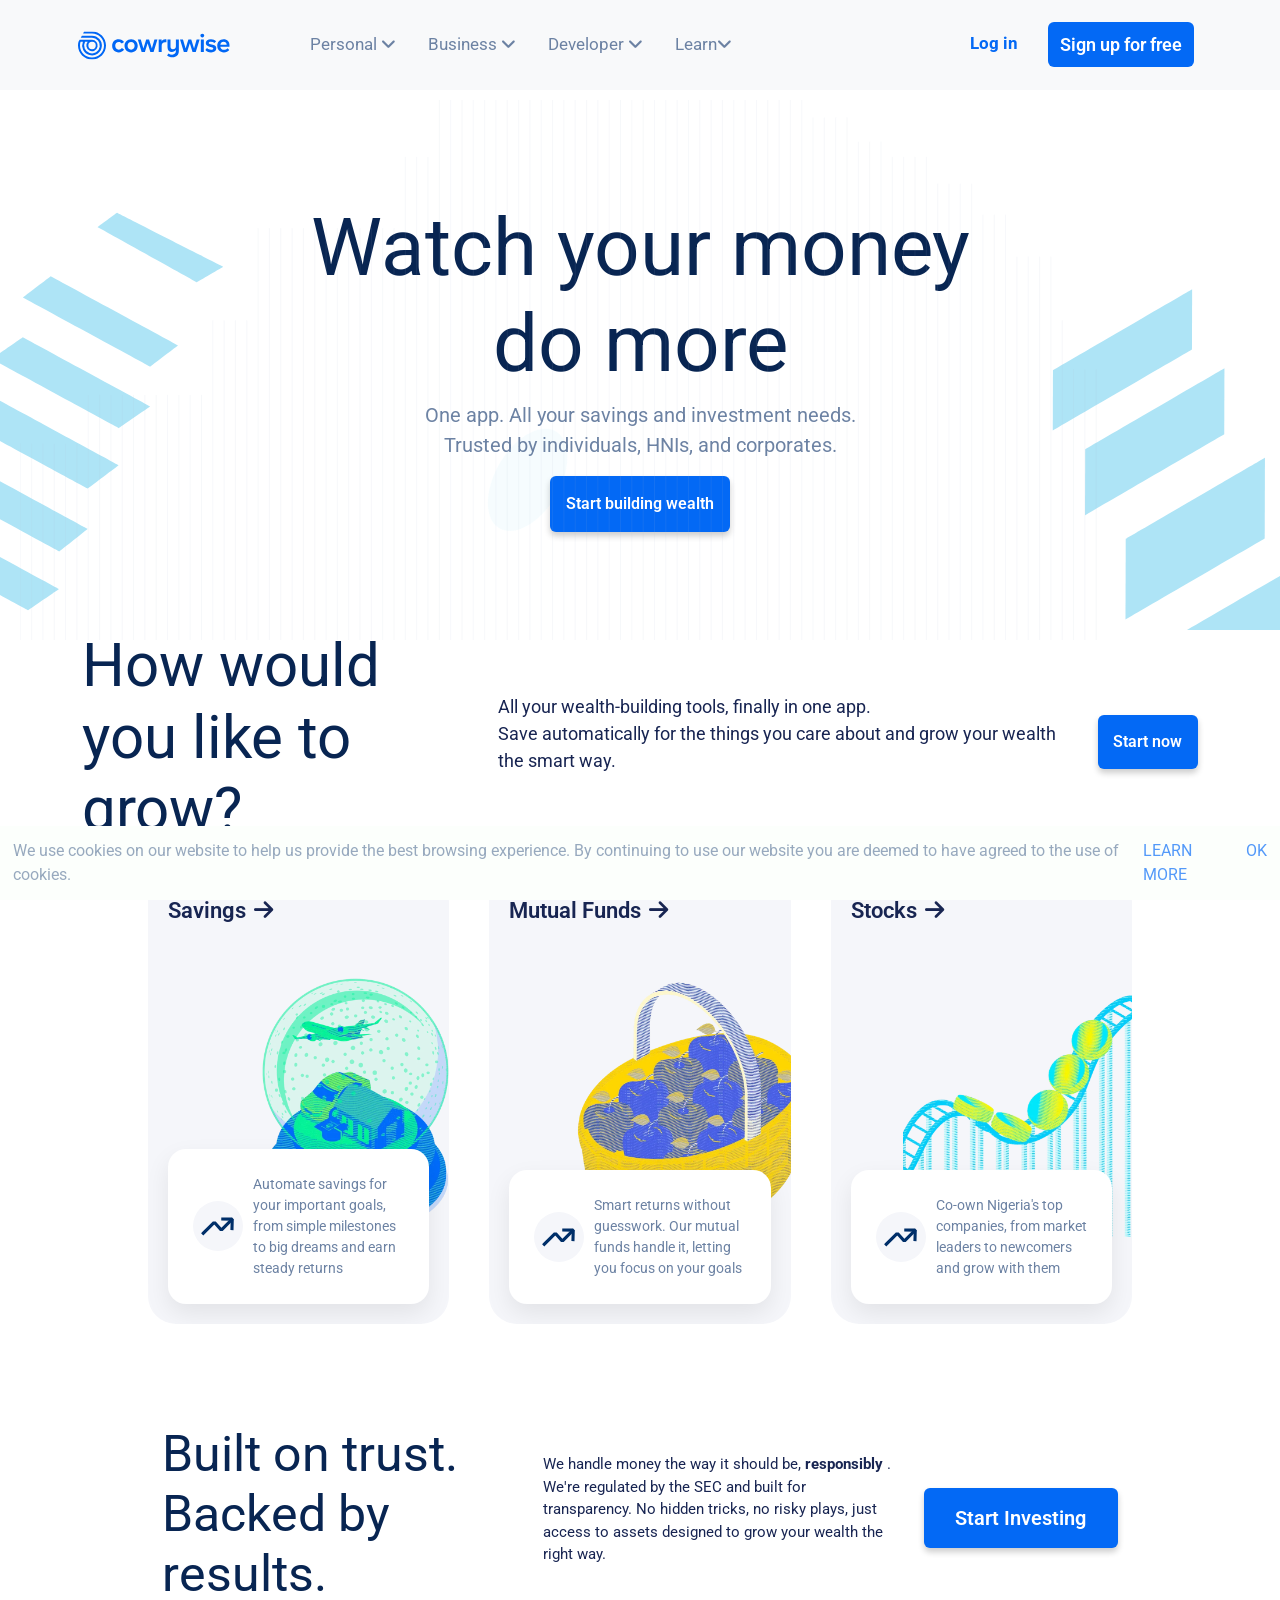
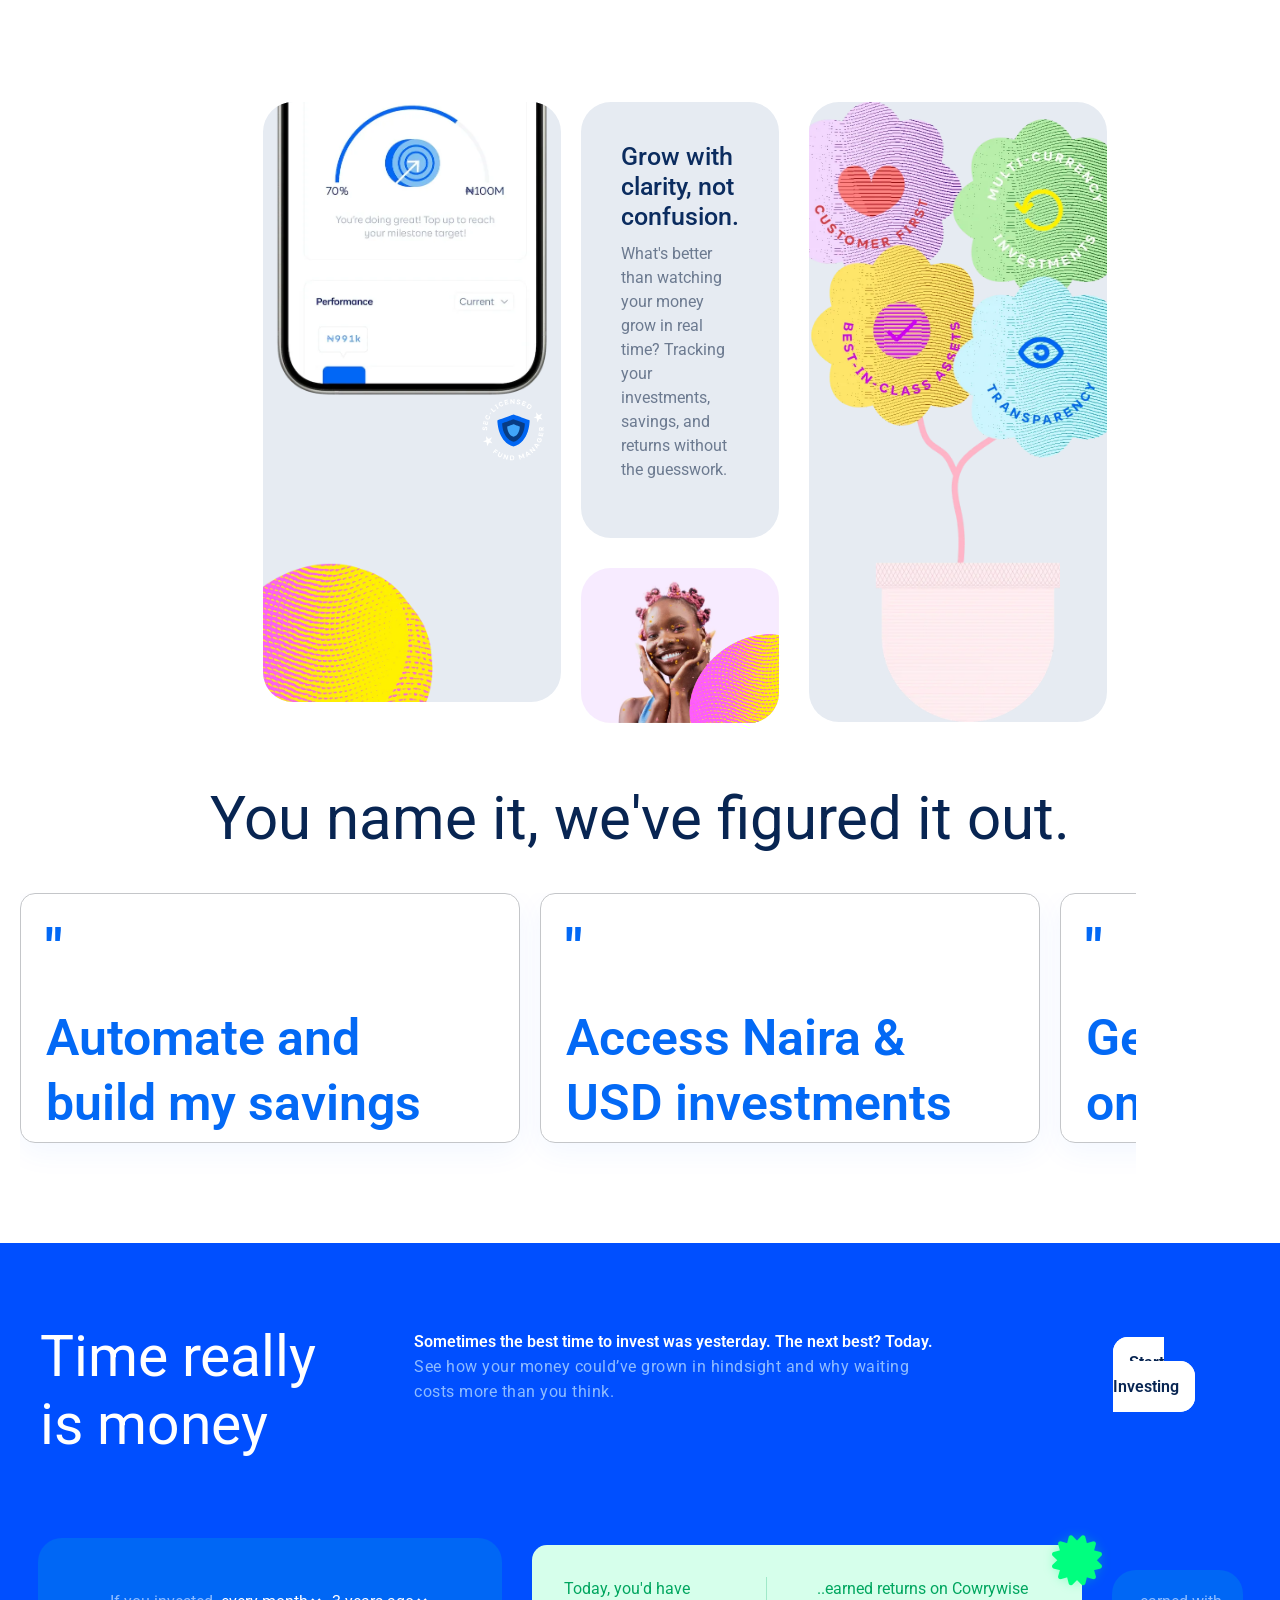
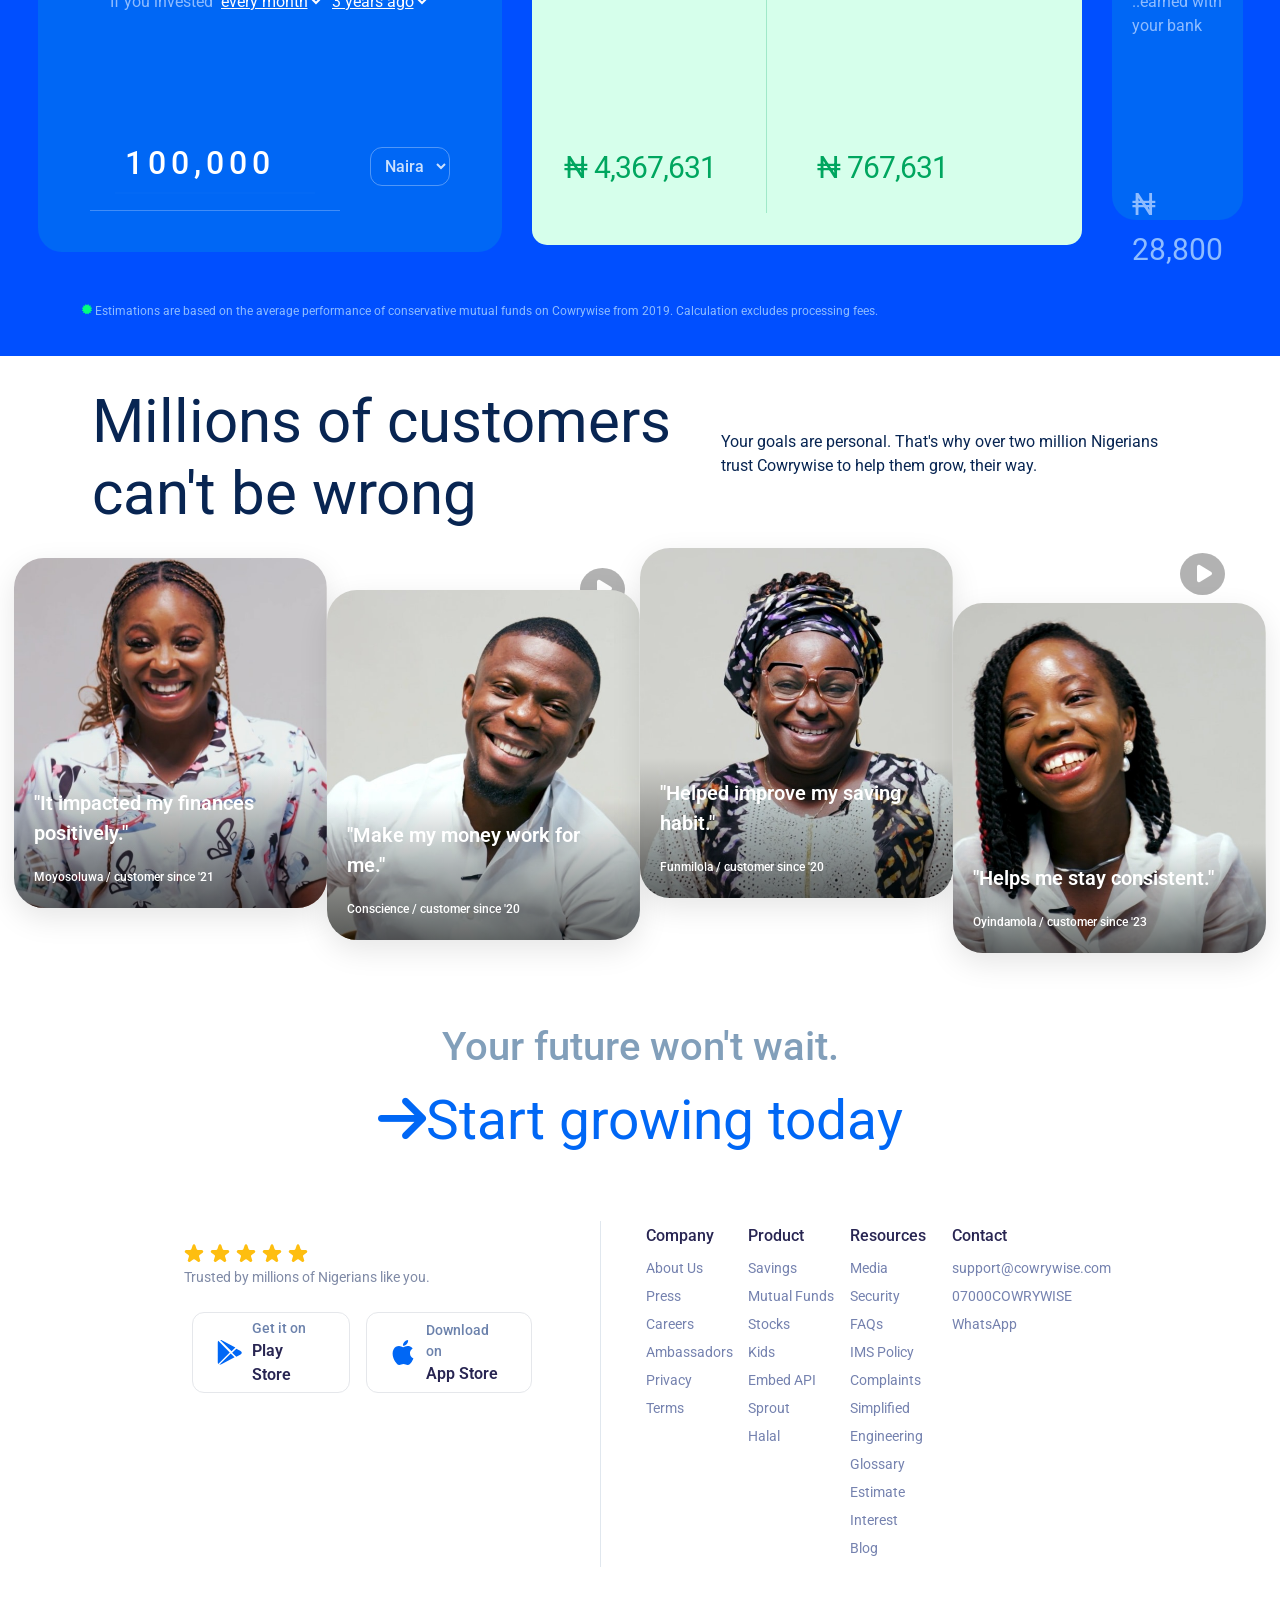
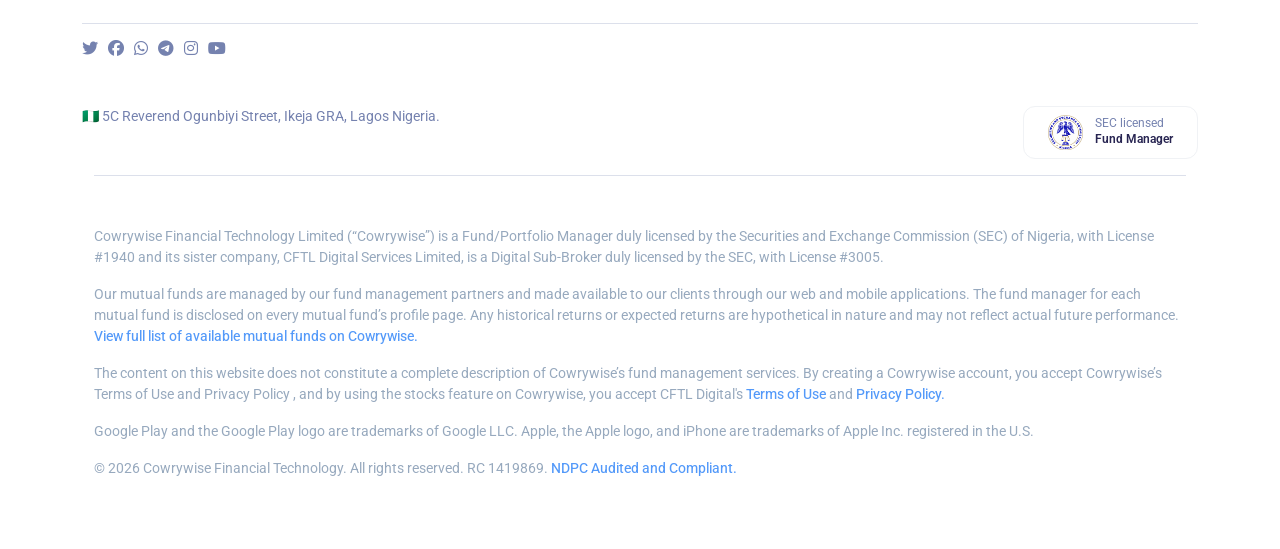
<file: index.html>
<!DOCTYPE html>
<html lang="en">

<head>
    <meta charset="UTF-8">
    <meta name="viewport" content="width=device-width, initial-scale=1.0">
    <title>Plan, Save and Invest Online | Get high returns | Cowrywise</title>
    <link rel="shortcut icon" href="IMAGES/Logo.png" type="image/x-icon">
    <link href="https://fonts.googleapis.com/css2?family=Roboto:ital,wght@0,100..900;1,100..900&display=swap"
        rel="stylesheet">
    <link href="https://fonts.googleapis.com/css2?family=Quicksand:wght@300..700&display=swap" rel="stylesheet">
    <link rel="stylesheet" href="https://cdnjs.cloudflare.com/ajax/libs/font-awesome/6.5.0/css/all.min.css">
    <link href="https://cdn.jsdelivr.net/npm/bootstrap@5.3.8/dist/css/bootstrap.min.css" rel="stylesheet"
        integrity="sha384-sRIl4kxILFvY47J16cr9ZwB07vP4J8+LH7qKQnuqkuIAvNWLzeN8tE5YBujZqJLB" crossorigin="anonymous">
    <link rel="stylesheet" href="style.css">
</head>

<body>

    <nav class="navbar navbar-expand-lg bg-body-tertiary sticky-top">
        <div class="container gap-5 bg-light p-2">
            <a class="navbar-brand" href="#"><img src="IMAGES/original-logo.svg" alt=""></a>

            <button class="navbar-toggler shadow-none border-0" type="button" data-bs-toggle="collapse"
                data-bs-target="#navbarSupportedContent" aria-controls="navbarSupportedContent" aria-expanded="false"
                aria-label="Toggle navigation">
                <span class="navbar-toggler-icon"></span>
            </button>


            <div class="collapse navbar-collapse p-2" id="navbarSupportedContent">
                <ul class="navbar-nav me-auto mb-2 mb-lg-0 gap-3">
                    <li class="nav-item dropdown">
                        <a class="nav-link" href="#" role="button" data-bs-toggle="dropdown" aria-expanded="false">
                            Personal <i class="fa-solid fa-angle-down"></i>
                        </a>
                        <ul class="dropdown-menu" style="width: 600px;">
                            <div class="div" style="display: flex;">

                                <div>
                                    <li><a class="dropdown-item" href="#"><img src="IMAGES/navbar savings.svg" alt=""
                                                width="30px"> Savings</a>
                                        <p class="p-1">Save and earn amazing returns</p>
                                    </li>
                                    <li><a class="dropdown-item" href="#"><img src="IMAGES/mutual funds.svg" alt=""
                                                width="30px"> Mutual Funds</a>
                                        <p class="p-1">Grow your wealth without chasing charts</p>
                                    </li>
                                    <li><a class="dropdown-item" href="#"><img src="IMAGES/stocks.svg" alt=""
                                                width="30px">
                                            Stocks <button class="button-btn">New!</button></a>
                                        <p class="p-1">Own a slice of Nigeria's top companies</p>
                                    </li>

                                </div>
                                <div class="vr"></div>

                                <div>
                                    <li><a class="dropdown-item" href="#">Growth Tools</a>
                                        <p class="p">Estimate your interest</p>
                                        <p class="p">Know your risk appetite</p>
                                        <p class="p">Plan your child's education</p>
                                    </li>
                                </div>
                            </div>
                        </ul>
                    </li>
                    <li class="nav-item dropdown">
                        <a class="nav-link" href="#" role="button" data-bs-toggle="dropdown" aria-expanded="false">
                            Business <i class="fa-solid fa-angle-down"></i>
                        </a>
                        <ul class="dropdown-menu">
                            <li><a class="dropdown-item" href="#"><img src="IMAGES/sprout.svg" alt=""
                                        width="30px">Sprout</a>
                                <p class="p-1">Put your business idle cash to work</p>
                            </li>

                        </ul>
                    </li>
                    <li class="nav-item dropdown">
                        <a class="nav-link" href="#" role="button" data-bs-toggle="dropdown" aria-expanded="false">
                            Developer <i class="fa-solid fa-angle-down"></i>
                        </a>
                        <ul class="dropdown-menu" style="width: 600px;">
                            <div class="div" style="display: flex;">

                                <div>
                                    <li><a class="dropdown-item" href="#"><img src="IMAGES/embed.svg" alt=""
                                                width="30px">
                                            Embed</a>
                                        <p class="p-1">Offer investment services in your app</p>
                                    </li>
                                    <li><a class="dropdown-item" href="#"><img src="IMAGES/docs.svg" alt=""
                                                width="30px">
                                            Docs</a>
                                        <p class="p-1">Read how to integrate the Embed API</p>
                                    </li>
                                    <li>
                                </div>
                                <div class="vr"></div>
                    </li>
                    <div>
                        <li><a class="dropdown-item" href="#">Connect</a>
                            <p class="p">Join Embed on Slack</p>
                        </li>
                    </div>
            </div>
            </ul>
            </li>
            <li class="nav-item dropdown">
                <a class="nav-link" href="#" role="button" data-bs-toggle="dropdown" aria-expanded="false">
                    Learn<i class="fa-solid fa-angle-down"></i>
                </a>
                <ul class="dropdown-menu">
                    <li><a class="dropdown-item" href="#"><img src="IMAGES/glossary.svg" alt="" width="30px">
                            Glossary</a>
                        <p class="p-1">Learn from a curation of simple money terms</p>
                    </li>
                    <li><a class="dropdown-item" href="#"><img src="IMAGES/blog.svg" alt="" width="30px">
                            Blog</a>
                        <p class="p-1">Announcements, articles and stories</p>
                    </li>
                    <li><a class="dropdown-item" href="#"><img src="IMAGES/help center.svg" alt="" width="30px">
                            Help Center</a>
                        <p class="p-1">Everything you need to use Cowrywise</p>
                    </li>
                    <li>

                    </li>

                </ul>
            </li>
            </ul>
            <form class="d-flex" role="search">
                <div class="log-in-a"><a href="login.html">Log in</a></div>
                <div class="create"><a href="createaccount.html">Sign up for free</a></div>
            </form>
        </div>
    </nav>



    <section class="section-1">
        <div class="hero-section">
            <h1>Watch your money <br> do more</h1>
            <p>One app. All your savings and investment needs. <span>Trusted by individuals, HNIs, and
                    corporates.</span></p>
            <a href="#">Start building wealth</a>
        </div>
        <img src="IMAGES/bg-lines.svg" alt="">
    </section>

    <section class="section-2">
        <div class="container">
            <div class="grow">
                <h2>How would you like to grow?</h2>
                <p>All your wealth-building tools, finally in one app. <br> Save automatically for the things you care
                    about
                    and
                    grow your wealth the smart way.</p>
                <a href="#">Start now</a>
            </div>
        </div>

        <div class="cardcovers">
            <div class="cards">
                <div class="header">
                    <span>Savings</span>
                    <span class="arrow"><i class="fa-solid fa-arrow-right"></i></span>
                </div>
                <div class="visual-1">
                    <div class="circle"></div>
                    <img src="IMAGES/house-ball.webp" alt="Illustration">
                </div>
                <div class="floating">
                    <img src="./IMAGES/angle-up-animation.svg" alt="" srcset="">
                    Automate savings for your important goals, from simple milestones to big dreams and earn steady
                    returns
                </div>
            </div>

            <div class="cards">
                <div class="header">
                    <span>Mutual Funds</span>
                    <span class="arrow"><i class="fa-solid fa-arrow-right"></i></span>
                </div>
                <div class="visual-1">
                    <div class="circle"></div>
                    <img src="IMAGES/basket.webp" alt="Illustration">
                </div>
                <div class="floating">
                    <img src="./IMAGES/angle-up-animation.svg" alt="" srcset="">
                    Smart returns without guesswork. Our mutual funds handle it, letting you focus on your goals
                </div>
            </div>

            <div class="cards">
                <div class="header">
                    <span>Stocks</span>
                    <span class="arrow"><i class="fa-solid fa-arrow-right"></i></span>
                </div>
                <div class="visual-1">
                    <div class="circle"></div>
                    <img src="IMAGES/roller.webp" alt="Illustration">
                </div>
                <div class="floating">
                    <img src="./IMAGES/angle-up-animation.svg" alt="" srcset="">
                    Co-own Nigeria's top companies, from market leaders to newcomers and grow with them
                </div>
            </div>
        </div>
    </section>

    <div class="container">

        <section class="section-3">
            <div class="sub-section-3">
                <h2>Built on trust.
                    Backed by results.</h2>
                <p>We handle money the way it should be, <strong>responsibly</strong> . We're regulated by the SEC and
                    built for
                    transparency. No hidden tricks, no risky plays, just access to assets designed to grow your wealth
                    the right way.</p>
                <a href="#">Start Investing</a>
            </div>
        </section>


        <section class="section-4">
            <div class="section-4-container">
                <div class="section-4-layout">
                    <div class="cover-card section-4-left">
                        <div class="phone-wrapper">
                            <img src="IMAGES/Phone.webp" alt="phone-image" class="phone-img">
                            <img src="IMAGES/badgeshield.svg" alt="floating badge" class="floating-badge">
                        </div>
                        <img src="IMAGES/yellow coin.webp" alt="coin" class="left-rotate">
                    </div>

                    <div class="primary-middle">
                        <div class="cover-card primary top">
                            <div class="text">
                                <h2>Grow with clarity,
                                    not confusion.</h2>
                                <p>What's better than watching your money grow in real time? Tracking your investments,
                                    savings, and returns without the guesswork.</p>
                            </div>
                        </div>

                        <div class="cover-card primary bottom">
                            <img src="IMAGES/girl.webp" alt="primary-image" class="primary-img">
                            <img src="IMAGES/yellow coin.webp" alt="coin" class="round">
                        </div>
                    </div>

                    <div class="cover-card right">
                        <img src="IMAGES/flower.webp" alt="flower" class="primary-img">
                    </div>
                </div>
            </div>
        </section>
    </div>


    <section class="section-5">
        <h2 class="section-5-h3">You name it, we've figured it out.</h2>
        <div class="section-5-slide">
            <div class="slider-track">
                <div class="card">
                    <span class="quote">"</span>
                    <h3>Automate and <br>build my savings</h3>
                </div>

                <div class="card">
                    <span class="quote">"</span>
                    <h3>Access Naira &<br>USD investments</h3>
                </div>

                <div class="card">
                    <span class="quote">"</span>
                    <h3>Get better returns <br>on my money</h3>
                </div>

                <div class="card">
                    <span class="quote">"</span>
                    <h3>Invest my <br>business cash</h3>
                </div>

                <div class="card">
                    <span class="quote">"</span>
                    <h3>Automate and <br>build my savings</h3>
                </div>

                <div class="card">
                    <span class="quote">"</span>
                    <h3>Access Naira & <br>USD investments</h3>
                </div>

                <div class="card">
                    <span class="quote">"</span>
                    <h3>Invest in mutual <br>funds easily</h3>
                </div>

                <div class="card">
                    <span class="quote">"</span>
                    <h3>Invest in stocks</h3>
                </div>

                <div class="card">
                    <span class="quote">"</span>
                    <h3>Automate <br>and build my savings</h3>
                </div>
            </div>
        </div>
    </section>

    <section class="section-6">
        <div class="sub-section-6">
            <h2>Time really is money</h2>

            <div class="time">
                <strong>Sometimes the best time to invest was yesterday. The next best? Today.</strong>
                <p>See how your money could’ve grown in hindsight and why waiting costs more than you think.</p>
            </div>

            <div class="time-1">
                <a href="#">Start Investing</a></a>
            </div>
        </div>

        <div class="section-6-cover">
            <div class="branch">
                <div class="branch-1">
                    <span>
                        If you invested
                        <select>
                            <option value="">every month</option>
                        </select>

                        <select>
                            <option value="">3 years ago</option>
                        </select>
                    </span><br><br><br><br><br><br>

                    <div class="background-1">
                        <div class="branch-2">
                            <input type="text" placeholder="100,000">
                            <hr style="color: white;">
                        </div>

                        <div class="background-2">
                            <select>
                                <option value="">Naira</option>
                            </select>
                        </div>
                    </div>
                </div>
            </div>


            <div class="today">
                <div class="today-cover">
                    <div class="starburst"><i class="fa-solid fa-certificate"></i></div>
                    <div>
                        <p>Today, you'd have
                            <br><br><br><br><br><br><br>
                            <span class="currency">₦</span>
                            <span class="number"> 4,367,631</span>
                        </p>
                    </div>

                    <div class="vr" style="color: #00a65f;"></div>

                    <div>
                        <p>..earned returns on Cowrywise
                            <br><br><br><br><br><br><br>
                            <span class="currency">₦</span>
                            <span class="number"> 767,631</span>
                        </p>
                    </div>
                </div>
            </div>


            <div class="earned">
                <span>..earned with your bank</span><br><br><br><br><br><br><br>
                <p>₦ 28,800</p>
            </div>
        </div>
        <div class="container" style="display: flex; gap: 3px;">
            <div class="star"><i class="fa-solid fa-certificate"></i></div>
            <div class="section-6-p">
                <p>Estimations are based on the average performance of conservative mutual funds on
                    Cowrywise from 2019. Calculation excludes processing fees.</p>
            </div>
        </div>
    </section>


    <section class="section-7">
        <div class="container">
            <div class="section-7-video">
                <h2>Millions of customers can't be wrong</h2>
                <div class="video-1">
                    <p>Your goals are personal. That's why over two million Nigerians trust Cowrywise to help them grow,
                        their way.</p>
                </div>
            </div>
        </div>

        <div class="testimoy-section">
            <div class="testimony-1">
                <div class="sub-testimony" style="margin-bottom: 65px;">
                    <img src="IMAGES/woman-2.jpg" alt="">
                    <div class="overlay">
                        <p>"It impacted my finances positively."</p>
                        <span>Moyosoluwa / customer since '21</span>
                    </div>
                </div>

                <i class="fa-solid fa-play"></i>

                <div class="sub-testimony">
                    <img src="IMAGES/man-1.jpg" alt="">
                    <div class="overlay">
                        <p>"Make my money work for me."</p>
                        <span>Conscience / customer since '20</span>
                    </div>
                </div>

                <i class="fa-solid fa-play" id="first-play"></i>

                <div class="sub-testimony" style="margin-bottom: 85px;">
                    <img src="IMAGES/m-woman.jpg" alt="">
                    <div class="overlay">
                        <p>"Helped improve my saving habit."</p>
                        <span>Funmilola / customer since '20 </span>
                    </div>
                </div>

                <i class="fa-solid fa-play" id="second-play"></i>

                <div class="sub-testimony" style="margin-top: 25px;">
                    <img src="IMAGES/woman-1.jpg" alt="">
                    <div class="overlay">
                        <p>"Helps me stay consistent."</p>
                        <span>Oyindamola / customer since '23</span>
                    </div>
                </div>

                <i class="fa-solid fa-play" id="third-play"></i>
            </div>
        </div>
    </section>

    <section class="section-8">
        <div class="section-8-cover">
            <div class="sub-section-8">
                <h3>Your future won't wait.</h3>
                <a href=""><i class="fa-solid fa-arrow-right"></i>Start growing today</a>
            </div>
        </div>

        <div class="section-8-contact">
            <div class="sub-section-8-contact">
                <div class="contact-1">
                    <img src="IMAGES/star.svg" alt="">
                    <p>Trusted by millions of Nigerians like you.</p>

                    <div class="store-container">
                        <a href="#" class="store-button">
                            <div class="icon">
                                <img src="IMAGES/playstore.svg" alt="Play Store">
                            </div>
                            <div class="text-container">
                                <span class="subtext">Get it on</span>
                                <span class="brand">Play Store</span>
                            </div>
                        </a>

                        <a href="#" class="store-button">
                            <div class="icon">
                                <img src="IMAGES/iphone.svg" alt="App Store">
                            </div>
                            <div class="text-container">
                                <span class="subtext">Download on</span>
                                <span class="brand">App Store</span>
                            </div>
                        </a>
                    </div>
                </div>

                <div class="vr"></div>

                <div class="contact-3">
                    <div class="contact-4">
                        <h6>Company</h6>
                        <a href=""> About Us</a>
                        <a href="">Press</a>
                        <a href="">Careers</a>
                        <a href="">Ambassadors</a>
                        <a href="">Privacy</a>
                        <a href="">Terms</a>
                    </div>


                    <div class="contact-4">
                        <h6>Product</h6>
                        <a href=""> Savings</a>
                        <a href="">Mutual Funds</a>
                        <a href="">Stocks</a>
                        <a href="">Kids</a>
                        <a href="">Embed API</a>
                        <a href="">Sprout</a>
                        <a href="">Halal</a>
                    </div>


                    <div class="contact-4">
                        <h6>Resources</h6>
                        <a href="">Media</a>
                        <a href="">Security</a>
                        <a href="">FAQs</a>
                        <a href="">IMS Policy</a>
                        <a href="">Complaints</a>
                        <a href="">Simplified</a>
                        <a href="">Engineering</a>
                        <a href="">Glossary</a>
                        <a href="">Estimate Interest</a>
                        <a href="">Blog</a>
                    </div>




                    <div class="contact-4">
                        <h6>Contact</h6>
                        <a href="">support@cowrywise.com</a>
                        <a href="">07000COWRYWISE</a>
                        <a href="">WhatsApp</a>
                    </div>
                </div>
            </div>
        </div>
    </section>

    <div class="container">
        <hr style="color: #7582af;">


        <section class="section-9">
            <div class="footer">
                <div class="socials">
                    <i class="fa-brands fa-twitter"></i>
                    <i class="fa-brands fa-facebook"></i>
                    <i class="fa-brands fa-whatsapp"></i>
                    <i class="fa-brands fa-telegram"></i>
                    <i class="fa-brands fa-instagram"></i>
                    <i class="fa-brands fa-youtube"></i>
                </div>

                <div class="sub-footer-1">
                    <p>🇳🇬 5C Reverend Ogunbiyi Street, Ikeja GRA, Lagos Nigeria.</p>
                    <div class="badge-container">
                        <div class="badge-icon">
                            <img src="IMAGES/security.png" alt="SEC Logo">
                        </div>
                        <div class="badge-text">
                            <p class="status" style="color: #7582af; font-size: 12px; font-weight: 400; margin: 0;">SEC
                                licensed</p>
                            <p class="title" style="color: #282552; font-size: 12px; font-weight: 600; margin: 0;">Fund
                                Manager</p>
                        </div>
                    </div>
                </div>
            </div>

            <div class="container">
                <hr style="color: #7582af;">


                <div class="footer-1">
                    <p>Cowrywise Financial Technology Limited (“Cowrywise”) is a Fund/Portfolio Manager duly licensed by
                        the
                        Securities and Exchange Commission (SEC) of Nigeria, with License #1940 and its sister company,
                        CFTL
                        Digital Services Limited, is a Digital Sub-Broker duly licensed by the SEC, with License #3005.
                    </p>

                    <p>Our mutual funds are managed by our fund management partners and made available to our clients
                        through our web and mobile applications. The fund manager for each mutual fund is disclosed on
                        every
                        mutual fund’s profile page. Any historical returns or expected returns are hypothetical in
                        nature
                        and may not reflect actual future performance. <a href="#">View full list of available mutual
                            funds
                            on Cowrywise.</a></p>

                    <p>The content on this website does not constitute a complete description of Cowrywise’s fund
                        management
                        services. By creating a Cowrywise account, you accept Cowrywise’s Terms of Use and Privacy
                        Policy ,
                        and by using the stocks feature on Cowrywise, you accept CFTL Digital's <a href="#">Terms of
                            Use</a>
                        and <a href="#">Privacy Policy.</a></p>

                    <p>Google Play and the Google Play logo are trademarks of Google LLC. Apple, the Apple logo, and
                        iPhone
                        are trademarks of Apple Inc. registered in the U.S.</p>

                    <p>© 2026 Cowrywise Financial Technology. All rights reserved. RC 1419869. <a href="#">NDPC Audited
                            and
                            Compliant.</a></p>
                </div>
            </div>

            <div class="last-footer">
                <span>We use cookies on our website to help us provide the best browsing experience. By continuing to
                    use
                    our website you are deemed to have agreed to the use of cookies.</span>

                <div class="learn">
                    <a href="#">LEARN MORE</a><span><a href="#">OK</a></span>
                </div>

            </div>
        </section>
        <script src="https://cdn.jsdelivr.net/npm/bootstrap@5.3.8/dist/js/bootstrap.bundle.min.js"
            integrity="sha384-FKyoEForCGlyvwx9Hj09JcYn3nv7wiPVlz7YYwJrWVcXK/BmnVDxM+D2scQbITxI"
            crossorigin="anonymous"></script>

</body>

</html>
</file>
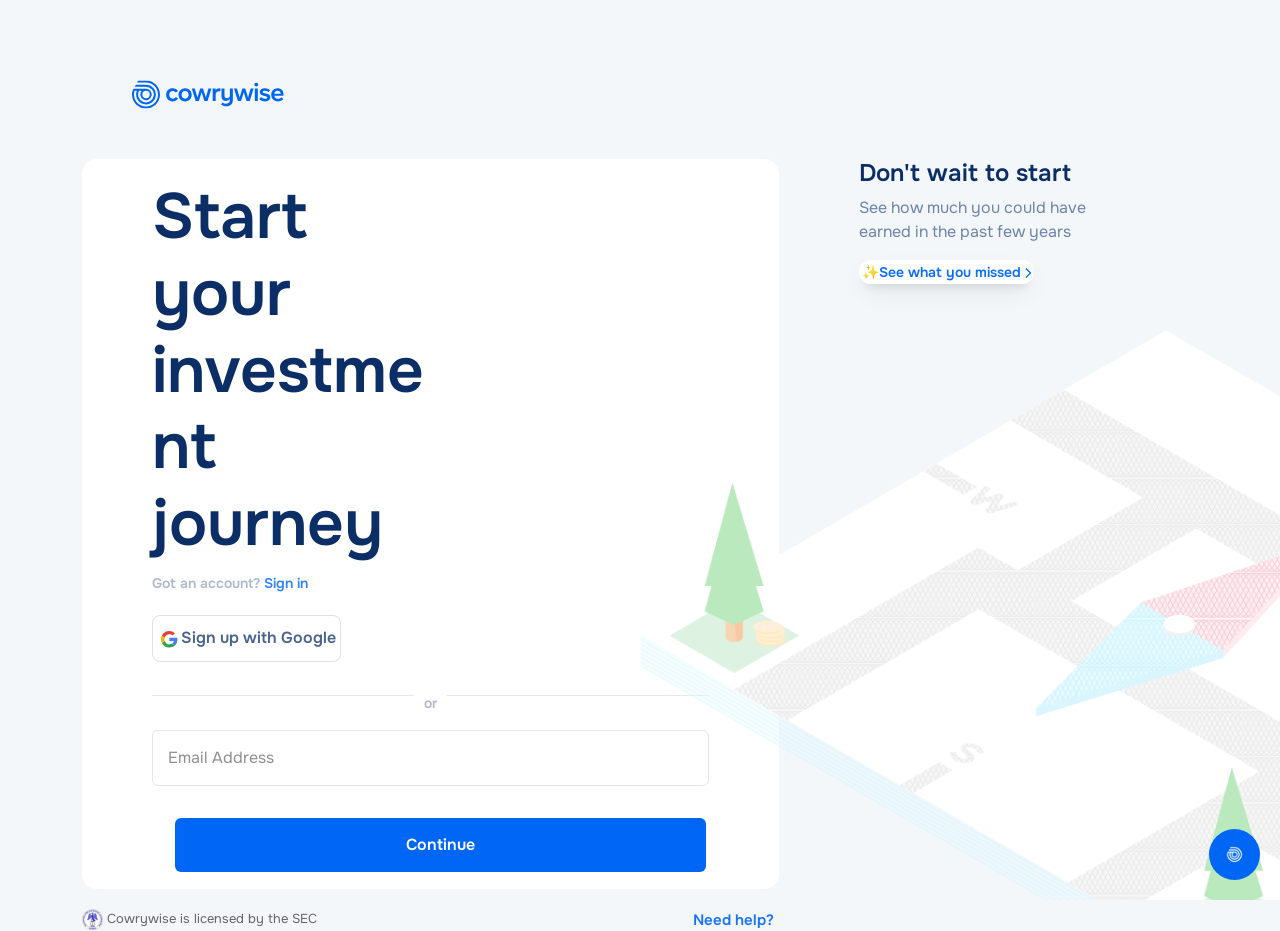
<file: createaccount.html>
<!DOCTYPE html>
<html lang="en">

<head>
    <meta charset="UTF-8">
    <meta name="viewport" content="width=device-width, initial-scale=1.0">
    <title>Sign Up | Cowrywise</title>
    <link rel="shortcut icon" href="IMAGES/Logo.png" type="image/x-icon">
    <link href="https://fonts.googleapis.com/css2?family=Onest:wght@100..900&display=swap" rel="stylesheet">
    <link rel="stylesheet" href="https://cdnjs.cloudflare.com/ajax/libs/font-awesome/6.5.0/css/all.min.css">
    <link href="https://cdn.jsdelivr.net/npm/bootstrap@5.3.8/dist/css/bootstrap.min.css" rel="stylesheet"
        integrity="sha384-sRIl4kxILFvY47J16cr9ZwB07vP4J8+LH7qKQnuqkuIAvNWLzeN8tE5YBujZqJLB" crossorigin="anonymous">

    <style>
        * {
            margin: 0;
            padding: 0;
            box-sizing: border-box;
            font-family: "Onest", sans-serif;
        }

        body {
            background-color: #f4f7fa;
        }

        .image {
            padding: 50px;
            margin-top: 30px;
        }

        .container-1 {
            display: flex;
            gap: 10px;
            /* justify-content: center; */
        }

        .card {
            padding: 0px 70px;
            border-radius: 15px;
            border: none;
        }

        .cards-1 {
            justify-content: space-between;
            align-items: center;
        }

        .cards-2 {
            justify-content: space-between;
            align-items: center;
            padding: 0px 70px;
        }

        .cards-2 h5 {
            color: #0a2e65;
            font-size: 24px;
            font-weight: 600;
        }

        .cards-2 p {
            color: #6c84a8;
            font-size: 16px;
            font-weight: 400;
            width: 100%;
            ;
        }

        .cards-1 h3 {
            color: #0a2e65;
            font-size: 64px;
            font-weight: 600;
            margin-top: 20px;
            width: 50%;
        }

        .cards-1 span {
            color: #adbacd;
            font-size: 14px;
            font-weight: 600;
            margin-top: 15px;
        }

        .cards-1 span a {
            text-decoration: none;
            color: #0066f5;
            font-size: 14px;
            font-weight: 600;
            opacity: 0.8;
            margin-top: 10px;
        }

        .social button {
            background: white;
            border: 1px solid #e0e0e0;
            padding: 10px 4px;
            border-radius: 8px;
            cursor: pointer;
            display: flex;
            align-items: center;
            justify-content: center;
            color: #49648d;
            font-weight: 600;
            font-weight: 16px;
            margin-top: 20px;
        }


        .divider {
            display: flex;
            align-items: center;
            gap: 10px;
            justify-content: center;
            margin: 16px 0;
        }

        .divider hr {
            width: 50%;
            opacity: 0.1;
        }

        .input-type {
            margin-bottom: 15px;
        }

        .input-type input {
            width: 100%;
            padding: 15px;
            border: 1px solid #e0e0e0;
            border-radius: 6px;
            font-size: 16px;
            font-weight: 400;
            opacity: 0.8;
        }

        .btn {
            width: 100%;
        }

        .btn button {
            padding: 15px;
            width: 100%;
            background-color: #0066f5;
            border: none;
            border-radius: 6px;
            color: white;
            font-size: 16px;
            font-weight: 600;
            cursor: pointer;
            margin: 10px;
        }

        .footer-links {
            margin-top: 20px;
            display: flex;
            justify-content: space-between;
            color: #666;
            font-size: 13px;
            width: 62%;
        }

        .footer-links a {
            color: #0066f5;
            text-decoration: none;
            font-weight: 600;
            font-size: 15px;
            opacity: 0.9;
        }

        .cards-2 a {
            text-decoration: none;
            font-size: 14px;
            font-weight: 600;
            border-radius: 50px;
            padding: 3px;
            background-color: #ffffff;
            box-shadow: 0 10px 25px -5px rgba(0, 0, 0, 0.1),
                0 8px 10px -6px rgba(0, 0, 0, 0.1);
        }

        .bg-image {
            position: absolute;
            bottom: 0;
            right: 0;
            width: 50%;
            max-width: 770px;
            z-index: 1;
            pointer-events: none;
        }

        .img-logo img {
            border-radius: 50%;
            padding: 15px;
            background-color: #0066f5;
        }

        @media screen and (max-width: 768px) {
            .container-1 {
                flex-direction: column;
                gap: 20px;
            }

            .bg-image img {
                display: none;
            }

            .img-logo {
                display: none;
            }

            .cards-1 h3 {
                font-size: 20px;
                width: 100%;
            }

            .cards-2 h5 {
                font-size: 18px;
            }

            .input-type {
                width: 100%;
            }

            .cards-2 p {
                font-size: 14px;
                width: 100%;
            }

            .btn button {
                padding: 15px 60px;
                width: 100%;
            }

            .footer-links {
                align-items: center;
                justify-content: center;
                display: grid;
                width: 100%;
                margin-bottom: 20px;
                text-align: center;
            }
        }
    </style>
</head>

<body>

    <div class="container">
        <div class="image">
            <img src="IMAGES/original-logo.svg" alt="">
        </div>

        <div class="container-1">
            <div class="card">
                <div class="cards-1">
                    <div class="first-div">
                        <h3>Start your investment journey</h3>
                        <div>
                            <span>Got an account? <a href="login.html">Sign in</a></span>
                        </div>
                    </div>

                    <div class="second-div">
                        <div class="social">
                            <button><img src="IMAGES/google.svg" alt=""> Sign up with Google</button>
                        </div>

                        <div class="divider">
                            <hr>
                            <span>or</span>
                            <hr>
                        </div>
                        <div class="input-type">
                            <input type="email" placeholder="Email Address" required>
                        </div>

                        <div class="btn">
                            <button>Continue</button>
                        </div>
                    </div>

                </div>
            </div>

            <div class="cards-2">
                <div class="sub-cards-2">
                    <h5>Don't wait to start</h5>
                    <p>See how much you could have earned in the past few years</p>
                </div>
                <a href="#">✨See what you missed <img src="IMAGES/signup-arrow.svg" alt=""></a>
            </div>
        </div>
        <div class="footer-links">
            <span><img src="IMAGES/signup-sec.png" alt="" width="5%"> Cowrywise is licensed by the SEC</span>

            <div>
                <a href="#">Need help?</a>
            </div>
        </div>

        <div class="bg-image">
            <img src="IMAGES/signup-bg.svg" alt="">
            <div class="img-logo"> <img src="IMAGES/logo-side.png" alt="" width="8%"
                    style="position: absolute; bottom: 20px; right: 20px; border-radius: 50%;"></div>
        </div>
    </div>
</body>

</html>
</file>
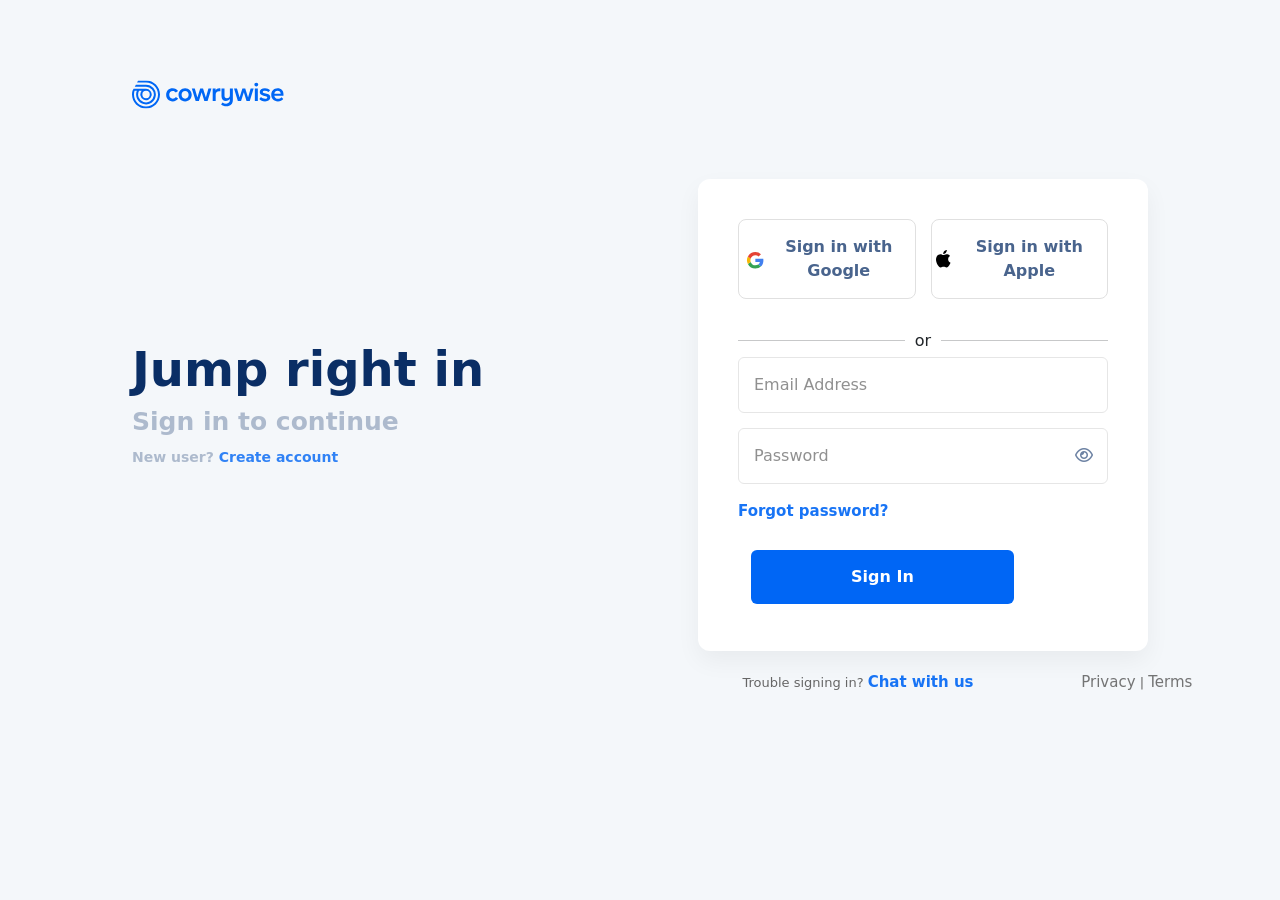
<file: login.html>
<!DOCTYPE html>
<html lang="en">

<head>
    <meta charset="UTF-8">
    <meta name="viewport" content="width=device-width, initial-scale=1.0">
    <title>My Cowrywise | Log In</title>
    <link rel="shortcut icon" href="IMAGES/Logo.png" type="image/x-icon">
    <link rel="stylesheet" href="https://cdnjs.cloudflare.com/ajax/libs/font-awesome/6.5.0/css/all.min.css">
    <link href="https://cdn.jsdelivr.net/npm/bootstrap@5.3.8/dist/css/bootstrap.min.css" rel="stylesheet"
        integrity="sha384-sRIl4kxILFvY47J16cr9ZwB07vP4J8+LH7qKQnuqkuIAvNWLzeN8tE5YBujZqJLB" crossorigin="anonymous">
    <style>
        * {
            margin: 0;
            padding: 0;
            box-sizing: border-box;
        }

        body {
            background-color: #f4f7fa;
        }

        .image img {
            padding: 50px;
            margin-top: 30px;
        }

        .cards {
            display: flex;
            justify-content: space-between;
            align-items: center;
            padding: 0px 50px;
        }

        .card-1 h3 {
            color: #0a2e65;
            font-size: 48px;
            font-weight: 700;
        }

        .card-1 h5 {
            color: #adbacd;
            font-size: 25px;
            font-weight: 700;
        }

        .card-1 span {
            color: #adbacd;
            font-size: 14px;
            font-weight: 600;
            margin-top: 15px;
        }

        .card-1 span a {
            text-decoration: none;
            color: #0066f5;
            font-size: 14px;
            font-weight: 600;
            opacity: 0.8;
        }

        .card-2 {
            background: white;
            padding: 40px;
            border-radius: 12px;
            margin-top: 20px;
            box-shadow: 0 10px 25px rgba(0, 0, 0, 0.05);
            width: 100%;
            max-width: 450px;
        }

        .social {
            display: grid;
            grid-template-columns: 1fr 1fr;
            gap: 15px;
            margin-bottom: 25px;
        }

        .social button {
            background: white;
            border: 1px solid #e0e0e0;
            padding: 15px 4px;
            border-radius: 8px;
            cursor: pointer;
            display: flex;
            align-items: center;
            justify-content: center;
            color: #49648d;
            font-weight: 600;
            font-weight: 16px;
        }

        .divider {
            display: flex;
            align-items: center;
            gap: 10px;
            justify-content: center;
        }

        .divider hr {
            width: 50%;
        }

        .input {
            margin-bottom: 15px;
            position: relative;
        }

        .input input {
            width: 100%;
            padding: 15px;
            border: 1px solid #e0e0e0;
            border-radius: 6px;
            box-sizing: border-box;
            font-size: 16px;
            font-weight: 400;
            opacity: 0.8;
        }

        .input span {
            position: absolute;
            right: 15px;
            top: 50%;
            transform: translateY(-50%);
            cursor: pointer;
            color: #49648d;
            opacity: 0.8;
            ;
        }

        .password a {
            color: #0066f5;
            text-decoration: none;
            font-weight: 600;
            font-size: 15px;
            opacity: 0.9;
        }

        .btn button {
            padding: 15px 100px;
            background-color: #0066f5;
            border: none;
            border-radius: 6px;
            color: white;
            font-size: 16px;
            font-weight: 600;
            cursor: pointer;
            margin-top: 20px;
        }

        .footer-links {
            margin-top: 20px;
            display: flex;
            justify-content: space-between;
            width: 450px;
            color: #666;
            font-size: 13px;
            position: absolute;
            left: 58%;
        }

        .footer-links a {
            color: #0066f5;
            text-decoration: none;
            font-weight: 600;
            font-size: 15px;
            opacity: 0.9;
        }
        .privacy a{
            color: #666;
            text-decoration: none;
            font-weight: 400;
            font-size: 15px;
        }
        @media screen and (max-width: 768px) {
            .cards {
                flex-direction: column;
                padding: 0px 20px;
            }
            .card-1{
                margin-top: 5px;
            }
            .footer-links {
                flex-direction: column;
                align-items: center;
                gap: 10px;
                position: static;
                margin-top: 30px;
                margin-bottom: 20px;
            }
            .social {
                display: flex;
                flex-direction: column;
            }
            .btn{
                margin-top: 20px;
            }
        }

    </style>
</head>

<body>
    <div class="container">
        <div class="image">
            <img src="IMAGES/original-logo.svg" alt="">
        </div>

        <div class="cards">
            <div class="card-1">
                <h3>Jump right in</h3>
                <h5>Sign in to continue</h5>
                <span>New user? <a href="createaccount.html">Create account</a></span>
            </div>

            <div class="card-2">
                <div class="social">
                    <button><img src="IMAGES/google.svg" alt="">  Sign in with Google</button>
                    <button style="gap: 5px;"><img src="IMAGES/apple.svg" alt="">  Sign in with Apple</button>
                    </button>
                </div>

                <div class="divider">
                    <hr>
                    <span>or</span>
                    <hr>
                </div>

                <form>
                    <div class="input">
                        <input type="email" placeholder="Email Address" required>
                    </div>
                    <div class="input">
                        <input type="password" placeholder="Password" required>
                        <span><i class="fa-regular fa-eye"></i></span>
                    </div>
                    <div class="password">
                        <a href="#">Forgot password?</a>
                    </div>

                    <div class="btn">
                        <button>Sign In</button>
                    </div>
                </form>
            </div>

        </div>
        <div class="footer-links">
            <span>Trouble signing in? <a href="#">Chat with us</a></span>

            <div class="privacy">
                <a href="#">Privacy</a> | <a href="#">Terms</a>
            </div>
        </div>

    </div>
</body>

</html>
</file>
<file: style.css>
* {
    margin: 0;
    padding: 0;
    box-sizing: border-box;
    font-family: "Roboto", sans-serif;
}

body {
    background-color: white;
}

/* navbar */
.navbar-nav .nav-link {
    color: #6c82a3;
    font-size: 17px;
    font-weight: 400;
}

.navbar-nav .nav-link:hover {
    color: black;
}

.dropdown-menu {
    border: none;
    box-shadow: 0px 0px 10px rgba(0, 0, 0, 0.1);
    padding: 30px 40px;
}

.p-1 {
    width: 300px;
    text-align: center;
    color: #6c82a3;
    font-size: 15px;
    font-weight: 400;
}

.p-1:hover {
    color: #5ac8fa;
    cursor: pointer;
}

.button-btn {
    background-color: #5ac8fa;
    border: none;
    padding: 2px 10px;
    margin: 2px;
    border-radius: 10px;
    color: white;
    font-size: 12px;
    font-weight: 400;
}

.dropdown-item {
    color: black;
    font-size: 16px;
    font-weight: 600;
    opacity: 0.8;
    cursor: pointer;
}

.dropdown-item:hover {
    color: #5ac8fa;
}

.p {
    text-align: justify;
    margin-left: 15px;
    font-size: 15px;
    color: #6c82a3;
    font-weight: 400;
}

.p:hover {
    color: #5ac8fa;
    cursor: pointer;
}

#menu-1 {
    display: flex;
}

.log-in-a a {
    text-decoration: none;
    color: #0369f5;
    font-weight: 700;
    font-size: 17px;
}

.create a {
    background-color: #0369f5;
    color: white;
    border: none;
    font-weight: 600;
    font-size: 18px;
    border-radius: 6px;
    padding: 12px;
    text-decoration: none;
}

.d-flex {
    gap: 30px;
}

/* section-1 */
.section-1 {
    width: 100%;
    height: 60vh;
    padding: 20px;
    background: url(IMAGES/stairs.svg);
    background-repeat: no-repeat;
    background-position: center;
    background-size: cover;
}

.section-1 img {
    height: 60vh;
    position: absolute;
    top: 100px;
}

.hero-section {
    width: 100%;
    padding: 20px;
    margin-top: 70px;
    display: flex;
    flex-direction: column;
    justify-content: center;
    align-items: center;
}

.hero-section h1 {
    color: #082552;
    font-size: 80px;
    font-weight: 400;
    text-align: center;
    width: 100%;
}

.hero-section p {
    color: #6c82a3;
    font-size: 20px;
    font-weight: 400;
    text-align: center;
    width: 450px;
}

.hero-section a {
    text-decoration: none;
    color: white;
    border: none;
    border-radius: 6px;
    background-color: #0369f5;
    padding: 16px;
    font-size: 16px;
    font-weight: 600;
    box-shadow: 0 4px 6px rgba(0, 0, 0, 0.2);
    cursor: pointer;
}

.section-2 {
    width: 100%;
    justify-content: center;
    align-items: center;
}

.grow {
    display: flex;
    justify-content: space-around;
    align-items: center;
    gap: 30px;
}

.grow h2 {
    font-size: 60px;
    font-weight: 400;
    color: #082552;
}

.grow p {
    font-size: 18px;
    font-weight: 400;
    width: 100%;
    color: #182552;
}

.grow a {
    text-decoration: none;
    color: white;
    border: none;
    border-radius: 6px;
    background-color: #0369f5;
    padding: 15px;
    font-size: 16px;
    width: 15%;
    text-align: center;
    font-weight: 600;
    box-shadow: 0 4px 6px rgba(0, 0, 0, 0.2);
    cursor: pointer;
}

.cardcovers {
    width: 80%;
    display: flex;
    padding: 20px;
    margin: auto;
    justify-content: center;
    align-items: center;
    gap: 40px;
}

.cards {
    width: 400px;
    height: 450px;
    background-color: #f5f6fa;
    border-radius: 28px;
    border: none;
    padding: 20px;
    position: relative;
    overflow: hidden;
}

.header {
    font-size: 22px;
    font-weight: 600;
    display: flex;
    align-items: center;
    gap: 8px;
    color: #182552;
}

.visual-1 {
    position: relative;
    width: 100%;
    height: 300px;
    margin-top: 10px;
}

.visual-1 img {
    position: absolute;
    width: 100%;
    bottom: 0;
    left: 20%;
    object-fit: contain;
}

.floating {
    position: absolute;
    bottom: 20px;
    left: 20px;
    right: 20px;
    background-color: white;
    padding: 25px;
    border-radius: 18px;
    font-size: 14px;
    color: #6c82a3;
    line-height: 1.5;
    box-shadow: 0 10px 25px rgba(0, 0, 0, 0.08);
    display: flex;
    align-items: center;
    gap: 10px;
}

.floating img {
    width: 50px;
    height: 50px;
    background-color: #f5f6fa;
    border-radius: 50%;

    animation: floatUp 3s ease-in-out infinite;
}

@keyframes floatUp {
    0% {
        transform: translateY(0);
    }

    50% {
        transform: translateY(-8px);
    }

    100% {
        transform: translateY(0);

    }
}

.section-3 {
    width: 100%;
    padding: 80px;
    justify-content: space-between;
    align-items: center;
}

.sub-section-3 {
    width: 100%;
    display: flex;
    justify-content: center;
    align-items: center;
    gap: 30px;
}

.sub-section-3 h2 {
    font-size: 50px;
    font-weight: 400;
    width: 100%;
    color: #082552;
}

.sub-section-3 p {
    font-size: 15px;
    font-weight: 400;
    color: #182552;
    width: 100%;
}

.sub-section-3 a {
    text-decoration: none;
    color: white;
    border: none;
    border-radius: 6px;
    background-color: #0369f5;
    padding: 15px;
    font-size: 20px;
    width: 50%;
    text-align: center;
    font-weight: 600;
    box-shadow: 0 4px 6px rgba(0, 0, 0, 0.2);
    cursor: pointer;
}

.section-4 {
    padding: 10px 20px;
    position: relative;
    overflow: visible;
}

.section-4-container {
    width: 70%;
    margin: auto;
}

.section-4-layout {
    display: flex;
    gap: 20px;
    align-items: stretch;
}

.cover-card {
    background-color: #e6ebf2;
    border-radius: 30px;
    position: relative;
    overflow: hidden;
}

.section-4-left {
    width: 320px;
    height: 600px;
    overflow: hidden;
}

.phone-wrapper {
    position: absolute;
    inset: 0;
    display: flex;
    justify-content: center;
    align-items: flex-start;
}

.phone-img {
    position: absolute;
    top: -280px;
    left: 50%;
    transform: translateX(-50%);
    width: 100%;
    height: auto;
    object-fit: contain;
}

.floating-badge {
    position: absolute;
    bottom: 230px;
    right: 5px;
    width: 85px;
    animation: float 3s ease-in-out infinite;
}

.left-rotate {
    position: absolute;
    bottom: -80px;
    left: -50px;
    width: 220px;
    animation: spin 12s linear infinite;
}

.primary-middle {
    flex: 1;
    display: flex;
    flex-direction: column;
    gap: 30px;
}

.primary-top {
    height: 295px;
}

.primary-bottom {
    height: 295px !important;
}

.text {
    padding: 40px;
}

.text h2 {
    font-size: 25px;
    margin: 0;
    color: #0b2c5f;
}

.text p {
    margin-top: 10px;
    width: 100%;
    color: #6c7a90;
}

.primary-img {
    width: 100%;
    height: 100%;
    object-fit: cover;
}

.round {
    position: absolute;
    bottom: -60px;
    right: -60px;
    width: 150px;
    animation: spin 12s linear infinite;
}

.right {
    width: 320px;
    margin-left: -80px;
    height: 620px;
    transform: translateX(90px);
}

@keyframes spin {
    from {
        transform: rotate(0deg);
    }

    to {
        transform: rotate(360deg);
    }
}


@keyframes float {

    0%,
    100% {
        transform: translateY(0);
    }

    50% {
        transform: translateY(-10px);
    }
}

@media (max-width: 1000px) {
    .primary-layout {
        flex-direction: column;
    }

    .section-4-left,
    .primary-right {
        width: 100%;
        height: 400px;
    }

    .primary-right {
        transform: none;
        margin-top: 0;
    }
}


.section-5 {
    width: 100%;
    padding: 20px;
}

.section-5-h3 {
    width: 100%;
    padding: 30px;
    text-align: center;
    font-size: 60px;
    font-weight: 400;
    color: #082552;
}

.section-5-slide {
    overflow: hidden;
    width: 90%;

}

.slider-track {
    display: flex;
    gap: 20px;
    width: calc(300px * 6);
    animation: scroll 15s linear infinite;
}

.card {
    min-width: 500px !important;
    height: 250px;
    background-color: white;
    border-radius: 15px;
    padding: 25px;
    box-shadow: 0 10px 30px rgba(0, 102, 255, 0.05);
    border: 1px solid #c4c6c9;
    display: flex;
    flex-direction: column;
    justify-content: center;
    margin-bottom: 80px;
}

.quote {
    color: #0369f5;
    font-size: 50px;
    font-weight: 900;
    margin-top: 40px;
}

.card h3 {
    width: 100% !important;
    color: #0369f5;
    font-size: 50px;
    font-weight: 600;
    line-height: 1.3;
    margin-top: 20px;
    margin-bottom: 30px;
}

@keyframes scroll {
    0% {
        transform: translateX(0);
    }

    100% {
        transform: translateX(-50%);
    }
}

.section-6 {
    width: 100%;
    padding: 20px;
    background-color: #004fff;
}

.sub-section-6 {
    width: 100%;
    padding: 20px;
    margin: auto;
    display: flex;
    justify-content: center;
    align-items: center;
    gap: 50px;
}

.sub-section-6 h2 {
    width: 350px;
    color: white;
    margin-top: 40px;
    font-size: 57px;
    font-weight: 400;
}

.time strong {
    color: white;
    font-size: 16px;
    margin-top: 40px;
    font-weight: 600;
}

.time p {
    color: #8ebcff;
    font-size: 16px;
    font-weight: 400;
    width: 80%;
    letter-spacing: 0.5px;
    line-height: 25px;
}

.time-1 a {
    width: 20%;
    padding: 15px;
    text-decoration: none;
    font-weight: 600;
    border-radius: 15px;
    margin-top: 20px;
    color: #082552;
    background-color: white;
    border: 1px solid white
}

.section-6-cover {
    width: 100%;
    padding: 50px;
    justify-content: center;
    align-items: center;
    display: flex;
    gap: 30px;
}

.branch {
    background-color: #0067f5;
    border-radius: 24px;
    padding: 32px;
    color: white;
    display: flex;
    flex-direction: column;
    justify-content: space-between;
    min-height: 250px;
}

.branch-1 {
    width: 400px;
    padding: 20px;
    height: 250px;
    border-radius: 20px;
    text-align: center;
}

.branch-1 span {
    color: #8ebcff;
    font-size: 16px;
    font-weight: 400;
}

.branch-1 span select {
    color: #fffdfe;
    background-color: transparent;
    border-top: none;
    border-collapse: collapse;
    border: none;
    text-decoration: underline;
    border-bottom: 2px white;
}

.background-1 {
    display: flex;
    gap: 30px;
    align-items: center;
}

.branch-2 {
    width: 400px;
    height: 65px;

}

.branch-2 input {
    width: 200px;
    height: 60px;
    padding-left: 10px;
    border-top: none;
    border-left: none;
    border-right: none;
    border-color: #0369f5;
    letter-spacing: 5px;
    background-color: transparent;
}

.branch-2 input,
::placeholder {
    color: white;
    font-size: 32px;
    font-weight: 500;
    background-color: transparent;
}

.background-2 select {
    width: 80px;
    padding: 8px 10px;
    border-radius: 12px;
    border: 1px solid rgba(255, 255, 255, 0.4);
    color: white;
    text-align: center;
    background-color: transparent;
    font-weight: 500;
    display: inline-flex;
    gap: 8px;
    opacity: 0.8;
    align-items: center
}

.today-cover {
    width: 550px;
    height: 300px;
    padding: 32px;
    display: flex;
    position: relative;
    flex: 2;
    gap: 50px;
    border-radius: 15px;
    background-color: #d6ffeb;
}

.starburst {
    position: absolute;
    top: -20px;
    right: -20px;
    color: #00ff7f;
    font-size: 50px;
    filter: blur(1px);
    filter: drop-shadow(0 0 5px rgba(0, 255, 127, 0.3));
    animation: spin 12s linear infinite;
}

.today-cover p {
    font-size: 16px;
    font-weight: 400;
    color: #00a65f;
}

.number {
    font-size: 30px;
    font-weight: 400;
    align-items: flex-start;
    color: #00a65f;
    letter-spacing: -1px;
}

.currency {
    font-size: 30px;
    margin-bottom: 50px;
    margin-right: 2px;
    font-weight: 400;
}

.earned {
    background-color: #0067f5;
    border-radius: 24px;
    padding: 20px;
    color: #8ebcff;
    width: 350px;
    height: 250px;
}

.earned span {
    color: #8ebcff;
    font-size: 16px;
    font-weight: 400;
}

.earned p {
    font-size: 30px;
}

.section-6-p {
    color: #8ebcff;
    font-size: 12px;
    font-weight: 400
}

.star {
    color: #00ff7f;
    font-size: 10px;
}


.section-7 {
    width: 100%;
    padding: 20px;
}

.section-7-video {
    width: 100%;
    padding: 10px;
    background-color: white;
    display: flex;
    justify-content: center;
    align-items: center;
    gap: 25px;
}

.section-7-video h2 {
    font-size: 60px;
    font-weight: 400;
    color: #082552;
}

.section-7-video p {
    font-size: 16px;
    width: 100%;
    font-weight: 400;
    color: #082552;
}

.testimony-section {
    width: 100%;
    padding: 40px;
    overflow: hidden;
    align-items: flex-start;
}

.testimony-1 {
    width: 100%;
    display: flex;
    align-items: center;
    justify-content: center;
    position: relative;
}

.sub-testimony {
    position: relative;
    width: 313px;
    height: 350px;
    border-radius: 30px;
    overflow: hidden;
    flex-shrink: 0;
    cursor: pointer;
    transition: all 300ms ease-in-out;
    /* transition: transform 0.4s cubic-bezier(0.175, 0.885, 0.32, 1.275); */
    box-shadow: 0 10px 30px rgba(0, 0, 0, 0.1);
}

.sub-testimony img {
    width: 100%;
    height: 100%;
    object-fit: cover;
}

.sub-testimony:hover {
    transform: scale(1.1) translateY(-40px);
    filter: grayscale(20%);
    box-shadow: 0 20px 40px rgba(0, 0, 0, 0.3);
}

.fa-play {
    position: absolute;
    top: 20px;
    left: 560px;
    border-radius: 50%;
    cursor: pointer;
    width: 45px;
    backdrop-filter: blur(10px);
    height: 42px;
    background-color: #B2B2B2;
    font-size: 20px;
    display: inline-flex;
    padding-left: 3px;
    align-items: center;
    justify-content: center;
    color: white;
}

#first-play {
    position: absolute;
    top: 50px;
    left: 870px;
}

#second-play {
    position: absolute;
    top: 5px;
    left: 1160px;
}

#third-play {
    position: absolute;
    top: 65px;
    left: 1450px;
}

.overlay {
    position: absolute;
    bottom: 0;
    padding: 20px;
    color: white;
    background: linear-gradient(to top, rgba(0, 0, 0, 0.6), transparent);
    width: 100%;
}

.overlay p {
    font-size: 20px;
    font-weight: 600;
    width: 100%;
}

.overlay span {
    font-size: 12px;
    font-weight: 500;
    opacity: o.2;
}


.section-8-cover {
    width: 80%;
    padding: 20px;
    ;
    margin: auto;

}

.sub-section-8 {
    display: flex;
    justify-content: center;
    align-items: center;
    flex-direction: column;
    font-family: 'Segoe UI', Tahoma, Geneva, Verdana, sans-serif;
}

.sub-section-8 h3 {
    color: #829fba;
    font-size: 40px;
    font-weight: 500;
}

.sub-section-8 a {
    width: 100%;
    text-align: center;
    text-decoration: none;
    font-size: 55px;
    color: #0067f5;
}

.section-8-contact {
    width: 100%;
    padding: 20px;
    background-color: white;
}

.sub-section-8-contact {
    width: 80%;
    padding: 20px;
    margin: auto;
    display: flex;
    justify-content: center;
    gap: 40px
}

.vr {
    color: #829fba;
}

.contact-1 {
    width: 80%;
    padding: 20px;
    height: 250px;
}

.contact-1 p {
    color: #7f8aa6;
    font-size: 14px;
    font-weight: 400;
}

.store-container {
    display: flex;
    gap: 16px;
    padding: 8px;
    background-color: white;
}

.store-button {
    display: flex;
    align-items: center;
    gap: 10px;
    padding: 5px 24px;
    background-color: #ffffff;
    border: 1px solid #e5e7eb;
    border-radius: 12px;
    text-decoration: none;
}

.icon img {
    width: 25px;
    height: 25px;
    display: block;
}

.text-container {
    display: flex;
    flex-direction: column;
}

.subtext {
    font-size: 14px;
    color: #6c82ac;
    font-weight: 500;
}

.brand {
    font-size: 16px;
    color: #282552;
    font-weight: 600;
}

.contact-3 {
    width: 100%;
    padding: 5px;
    display: flex;
}

.contact-4 {
    width: 100%;
    display: flex;
    flex-direction: column;
}

.contact-4 h6 {
    color: #282552;
    font-size: 16px;
    font-weight: 500;
}

.contact-4 a {
    text-decoration: none;
    color: #7582af;
    font-size: 14px;
    font-weight: 400;
    line-height: 2;
}

.socials {
    display: flex;
    gap: 10px;
    color: #7582af;
}

.sub-footer-1 {
    width: 100%;
    display: flex;
    margin-top: 50px;
    justify-content: space-between;
}

.sub-footer-1 p {
    color: #7582af;
    font-size: 14px;
    font-weight: 400;
}

.badge-container {
    display: inline-flex;
    align-items: center;
    gap: 12px;
    padding: 8px 24px;
    background-color: #ffffff;
    border: 1px solid #f0f2f5;
    border-radius: 12px;
}

.badge-icon img {
    width: 35px;
    height: auto;
    display: block;
}

.badge-text {
    display: flex;
    flex-direction: column;
    line-height: 1.3;
}

.footer-1 {
    width: 100%;
    margin-top: 50px;
    color: #97a9be;
    font-size: 14px;
    font-weight: 400;
    margin-bottom: 70px;
}

.footer-1 a {
    text-decoration: none;
    color: #5399f9;
    font-weight: 450;
}

.last-footer {
    width: 100%;
    padding: 10px;
    background-color: rgb(252, 255, 252);
    display: flex;
    color: #97a9be;
    align-items: center;
    border: 3px solid rgb(252, 255, 252);
    justify-content: space-around;
    position: fixed;
    bottom: 0;
    right: 0;
}

.learn {
    display: flex;
    gap: 10px;
    ;
}

.learn a {
    text-decoration: none;
    color: #5399f9;
}



/* Responsiveness */
@media screen and (min-width: 768px) and (max-width: 1024px) {
    body {
        overflow-x: hidden;
    }

    .hero-section h1 {
        font-size: 55px;
    }

    .hero-section p {
        width: 100%;
        max-width: 600px;
    }

    .grow {
        flex-direction: column;
        text-align: center;
        gap: 30px;
    }

    .grow a {
        width: auto;
        padding: 15px 40px;
    }

    .cardcovers {
        flex-direction: column;
        width: 100%;
        align-items: center;
    }

    .sub-section-3 {
        flex-direction: column;
        text-align: center;
        gap: 20px;
    }

.floating-badge{
    display: none;
}

    .sub-section-3 h2 {
        font-size: 40px;
    }

    .sub-section-3 a {
        width: auto;
        padding: 15px 40px;
    }

    .section-4-layout {
        flex-direction: column;
        align-items: center;
        gap: 40px;
    }

    .section-4-left,
    .right {
        width: 100%;
        max-width: 600px;
        transform: translateX(0);
        margin-left: 0;
    }

    .section-6-cover {
        flex-wrap: wrap;
        justify-content: center;
    }

    .branch-1,
    .background-2,
    .today-cover,
    .earned {
        width: 100%;
        max-width: 500px;
    }

    .time-1 a {
        width: auto;
        padding: 15px 40px;
    }

    .sub-section-8 a {
        font-size: 28px;
    }

    .contact-3 {
        grid-template-columns: 1fr;
    }
}

@media screen and (max-width: 768px) {
    body {
        overflow-x: hidden;
    }

    .navbar {
        width: 100%;
        padding: 20px;
        position: sticky;
        top: 0;
        z-index: 100;
    }


    .section-1 {
        background: none;
    }

    .page-1 {
        width: 100%;
        height: 70vh;
    }

    .section-1 {
        height: auto;
        width: 100%;
        padding-bottom: 50px;
    }

    .section-1 img {
        display: none;
    }

    .hero-section {
        margin-top: 30px;
        padding: 20px;
        width: 100%;
    }

    .hero-section h1 {
        font-size: 35px;
        width: 100%;
        margin-top: 20px;
        font-weight: 400;
    }

    .hero-section p {
        font-size: 15px;
        width: 100%;
    }

    .hero-section a {
        padding: 15px;
        box-shadow: 5px 5px 5px 5px rgba(0, 0, 0, 0.1);
    }

    .section-2 {
        width: 100%;
    }

    .grow {
        width: 100%;
        padding: 0px 10px;
        flex-direction: column;
    }

    .grow h2 {
        font-size: 40px;
        font-weight: 400;
    }

    .grow p {
        font-size: 16px;
        width: 100%;
    }

    .grow a {
        width: 50%;
        padding: 10px;
        margin: 0 auto;
    }


    .cardcovers {
        flex-direction: column;
        padding: 20px;
        margin: auto;
        gap: 30px;
        width: 100%;
    }

    .visual-1 img {
        position: absolute;
        width: 100%;

    }

    .cards {
        width: 100%;
        max-width: 350px;
        height: auto;
        min-height: 400px;
    }

    .section-3 {
        width: 100%;
        padding: 10px;
    }

    .sub-section-3 {
        width: 100%;
        padding: 20px;
        flex-direction: column;
        gap: 20px;
    }

    .sub-section-3 h2 {
        width: 100%;
        font-size: 38px;
    }

    .sub-section-3 p {
        width: 100%;
        font-size: 16px;
    }

    .sub-section-3 a {
        width: 60%;
        padding: 10px;
        margin: 0 auto;
        background-color: #0067f5;
        border: 1px solid #0067f5;
        border-radius: 10px;
        text-decoration: none;
        color: white;
        text-align: center;
        font-weight: 600;
    }

    .section-4 {
        width: 100%;
        padding: 10px;
    }

    .section-4-layout {
        flex-direction: column;
    }

    .section-4-left,
    .right {
        width: 100%;
        height: 590px;
    }

    .phone-img {
        top: -210px;
    }

    .left-rotate {
        width: 200px;
    }


    .text h2 {
        width: 100%;
        font-size: 20px;
    }

    .text p {
        width: 100%;
        font-size: 12px;
        font-weight: 500;
    }


    .section-5-h3 {
        width: 100%;
        font-size: 35px;
    }

    .card {
        min-width: 300px !important;
    }

    .card h3 {
        font-size: 28px !important;
    }

    .section-6 {
        width: 100%;
        padding: 20px;
        flex-direction: column;
        gap: 20px;
        overflow: hidden;
    }

    .sub-section-6 {
        flex-direction: column;
        width: 100%;
        overflow: hidden;
    }

    .sub-section-6 h2 {
        font-size: 35px;
        width: 100%;
        font-weight: 500;
    }

    .sub-section-6 p {
        font-size: 15px;
        width: 100%;
        font-weight: 400;
    }

    .time-1 a {
        margin: 0 auto;
        width: 100%;
    }

    .section-6-cover {
        flex-direction: column;
        padding: 20px;
        width: 100%;
        margin: auto;
    }

    .branch {
        width: 100%;
        height: 300px;
        padding: 10px;
        margin: auto;
        min-height: 250px;
    }

    .branch-1 {
        width: 100%;
    }

    .background-2 {
        width: 100%;
    }

    .today-cover p {
        font-size: 11px;
        width: 115px;
        font-weight: 600;
    }

    .today-cover p span {
        font-size: 22px;
        font-weight: 700;
    }

    .earned,
    .today-cover {
        width: 100%;
        height: auto;
    }

    .testimony-1 {
        flex-direction: column;
        /* gap: 30px; */
    }

    .sub-testimony {
        width: 100%;
        max-width: 313px;
        margin-top: 40px;
    }

    .fa-play {
        display: none;
    }

    #first-play,
    #second-play,
    #third-play {
        display: none;
    }

    .section-7 {
        width: 100%;
        flex-direction: column;
    }

    .section-7-video {
        width: 100%;
        flex-direction: column;
    }

    .section-7-video h2 {
        width: 100%;
        font-size: 25px;
        font-weight: 500;
    }

    .video-1 {
        width: 100%;
    }



    .section-8 {
        flex-direction: column;
    }

    .section-8-cover {
        width: 100%;
        flex-direction: column;
    }

    .sub-section-8 h3 {
        width: 100%;
        font-size: 35px;
        font-weight: 500;
    }

    .sub-section-8 a {
        width: 100%;
        font-size: 35px;
        text-align: justify;
        font-weight: 400;
    }

    .sub-section-8 a i {
        display: none;
    }

    .section-8-contact {
        flex-direction: column;
    }

    .sub-section-8-contact {
        flex-direction: column;
        width: 100%;
    }

    .contact-1 {
        width: 100%;
    }



    .store-container {
        width: 200px;
        height: 80px;
        padding: 12px 16px;
    }

    .store-button {
        display: flex;
        align-items: center;
        gap: 10px;
    }

    .icon img {
        width: 15px;
    }

    .sub-footer-1 {
        flex-direction: column-reverse;
    }

    .sub-footer-1 p {
        width: 100%;
        font-size: 17px;
        margin-top: 20px;
    }

    .badge-container {
        align-items: center;
        gap: 10px;
        width: 50%;
        box-shadow: 0px 0px 10px rgba(0, 0, 0, 0.05);
        padding: 10px;
    }

    .store-container {
        width: 100%;
        max-width: 450px;
        height: 80px;
        padding: 12px 16px;
        overflow: hidden;
    }

    .store-button {
        display: flex;
        align-items: center;
        gap: 10px;
    }

    .icon img {
        width: 15px;
    }

    .contact-3 {
        display: grid;
        padding: 2px 10px;
        grid-template-columns: 1fr 1fr;
        gap: 30px;
        width: 100%;
    }

    .last-footer {
        display: none;
    }
}
</file>
